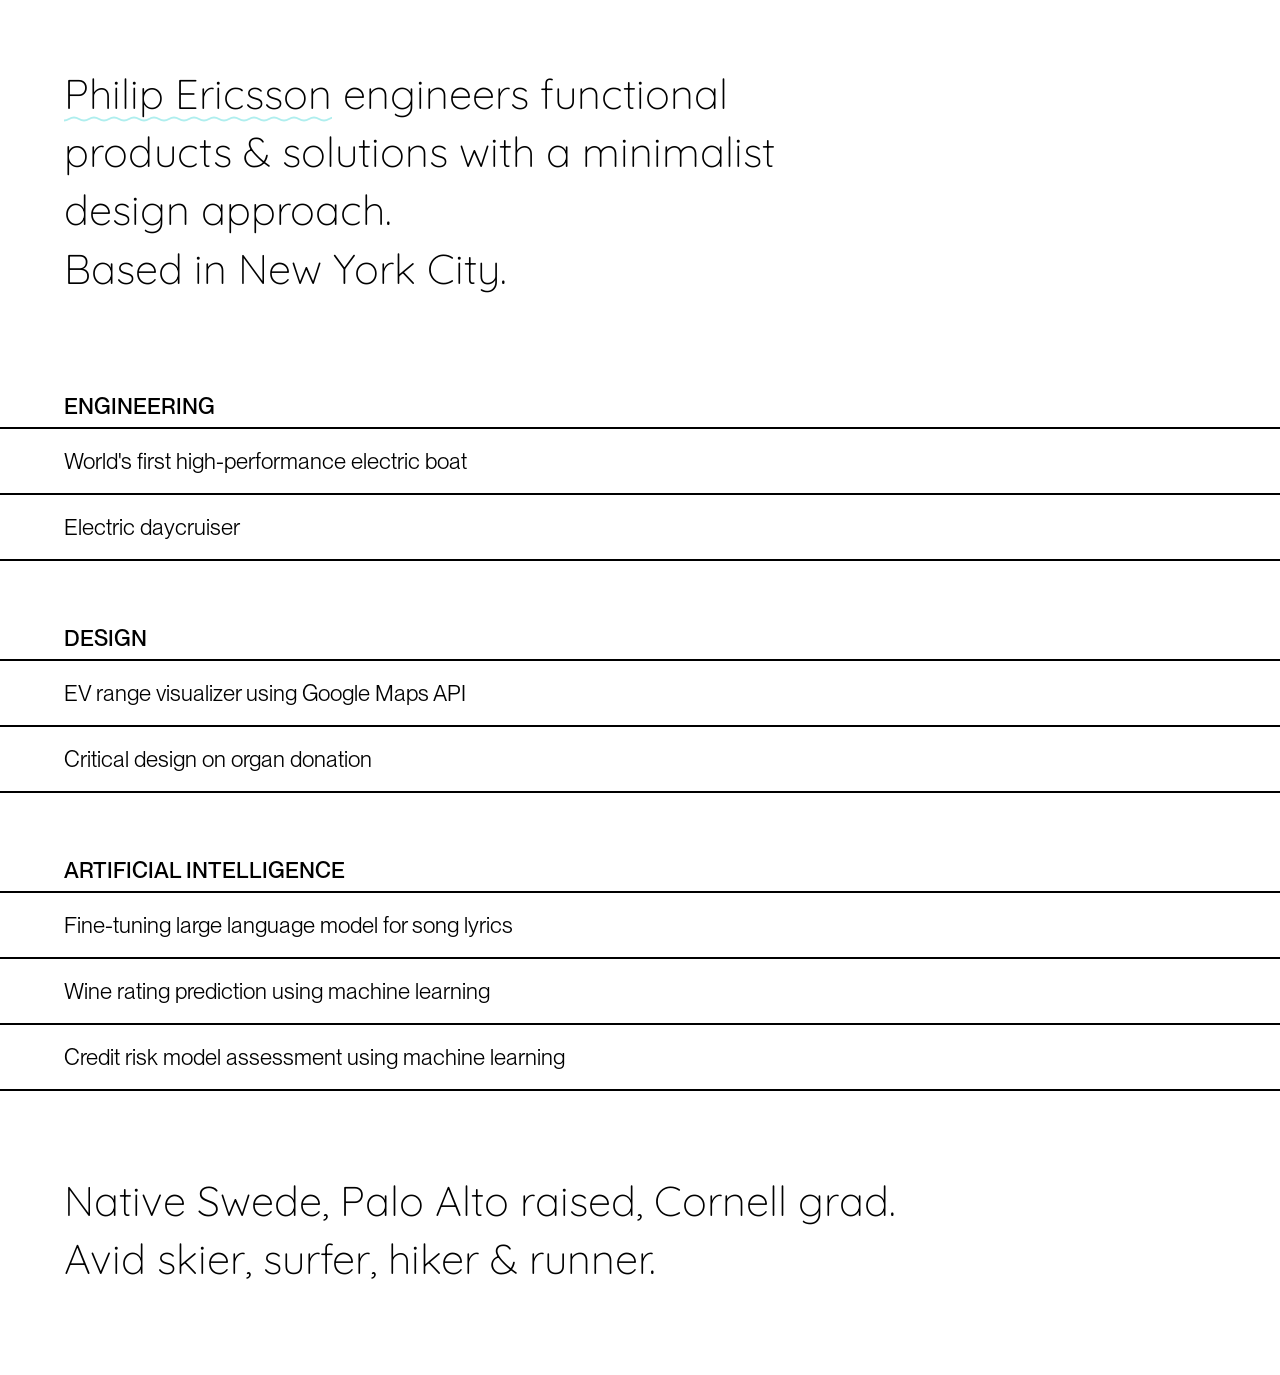
<file: index.html>
<!DOCTYPE html>
<!-- Updated spacing between sections -->
<html lang="en">
<head>
    <meta charset="UTF-8">
    <meta name="viewport" content="width=device-width, initial-scale=1.0">
    <meta name="description" content="Philip Ericsson - Engineer and designer with a minimalist approach based in New York City">
    <link rel="icon" type="image/x-icon" href="/summit.ico">
    <link rel="stylesheet" href="css/main.css?v=20260820150731">
    <title>Philip Ericsson</title>
</head>
<body>
    <header class="intro-container">
      <p id="intro_paragraph">
        <span class="squiggle-word"><a href="https://www.linkedin.com/in/philipericsson/" target="_blank">Philip Ericsson</a></span> engineers functional products & solutions with a minimalist design approach. <br> Based in New York City.
      </p>
    </header>

    <main>
    <div class="select-projects">
      <h2 class="category-heading">ENGINEERING</h2>
    </div>
    <div class="line"></div>
    
    <a href="eelex.html" class="project-link" aria-labelledby="eelex-title">
      <div class="project-row">
        <p id="eelex-title" class="project-title">World's first high-performance electric boat</p>
        <div class="image-container">
          <img class="project-image" src="images/eelexflying.png" alt="Eelex" loading="lazy">
        </div>
      </div>
    </a>
    <div class="line"></div>

    <a href="xs1.html" class="project-link" aria-labelledby="xs1-title">
      <div class="project-row">
        <p id="xs1-title" class="project-title">Electric daycruiser</p>
        <div class="image-container">
          <img class="project-image" src="images/xs1sea.JPG" alt="XS1" loading="lazy">
        </div>
      </div>
    </a>
    <div class="line"></div>

    <div class="select-projects">
      <h2 class="category-heading">DESIGN</h2>
    </div>
    <div class="line"></div>

    <a href="evrangemap.html" class="project-link" aria-labelledby="evrange-title">
      <div class="project-row">
        <p id="evrange-title" class="project-title">EV range visualizer using Google Maps API</p>
        <div class="image-container">
          <img class="project-image" src="images/globepng.png" alt="Globe" loading="lazy">
        </div>
      </div>
    </a>
    <div class="line"></div>
    
    <a href="organdonation.html" class="project-link" aria-labelledby="organdonation-title">
      <div class="project-row">
        <p id="organdonation-title" class="project-title">Critical design on organ donation</p>
        <div class="image-container">
          <img class="project-image" src="images/lollipop.jpg" alt="Lollipop" loading="lazy">
        </div>
      </div>
    </a>
    <div class="line"></div>

    <div class="select-projects">
      <h2 class="category-heading">ARTIFICIAL INTELLIGENCE</h2>
    </div>
    <div class="line"></div>
      
    <a href="lyrics.html" class="project-link" aria-labelledby="lyrics-title">
      <div class="project-row">
        <p id="lyrics-title" class="project-title">Fine-tuning large language model for song lyrics</p>
        <div class="image-container">
          <img class="project-image" src="images/guitar.jpg" alt="Guitar" loading="lazy">
        </div>
      </div>
    </a>
    <div class="line"></div>
    
    <a href="winerating.html" class="project-link" aria-labelledby="winerating-title">
      <div class="project-row">
        <p id="winerating-title" class="project-title">Wine rating prediction using machine learning</p>
        <div class="image-container">
          <img class="project-image" src="images/grapes.jpg" alt="Grapes" loading="lazy">
        </div>
      </div>
    </a>
    <div class="line"></div>
    
    <a href="creditrisk.html" class="project-link" aria-labelledby="creditrisk-title">
      <div class="project-row">
        <p id="creditrisk-title" class="project-title">Credit risk model assessment using machine learning</p>
        <div class="image-container">
          <img class="project-image" src="images/redpsa.jpg" alt="Red abstract" loading="lazy">
        </div>
      </div>
    </a>
    <div class="line"></div>

    <!-- <div class="project-row">
      <p class="project-title">Intelligent range estimation & navigation for electric boats</p>
      <div class="image-container">
        <img class="project-image" src="images/killerwhale.jpg" alt="Purple bubbles" loading="lazy">
      </div>
    </div> -->

    <!-- <div class="select-projects">
      <p class="category-heading">PROTOTYPING</p>
    </div> -->
    </main>

    <footer class="intro-container">
      <p class="body-paragraph">Native Swede, Palo Alto raised, Cornell grad. <br>Avid skier, surfer, hiker & runner.</p>
    </footer>

</body>
</html>
</file>
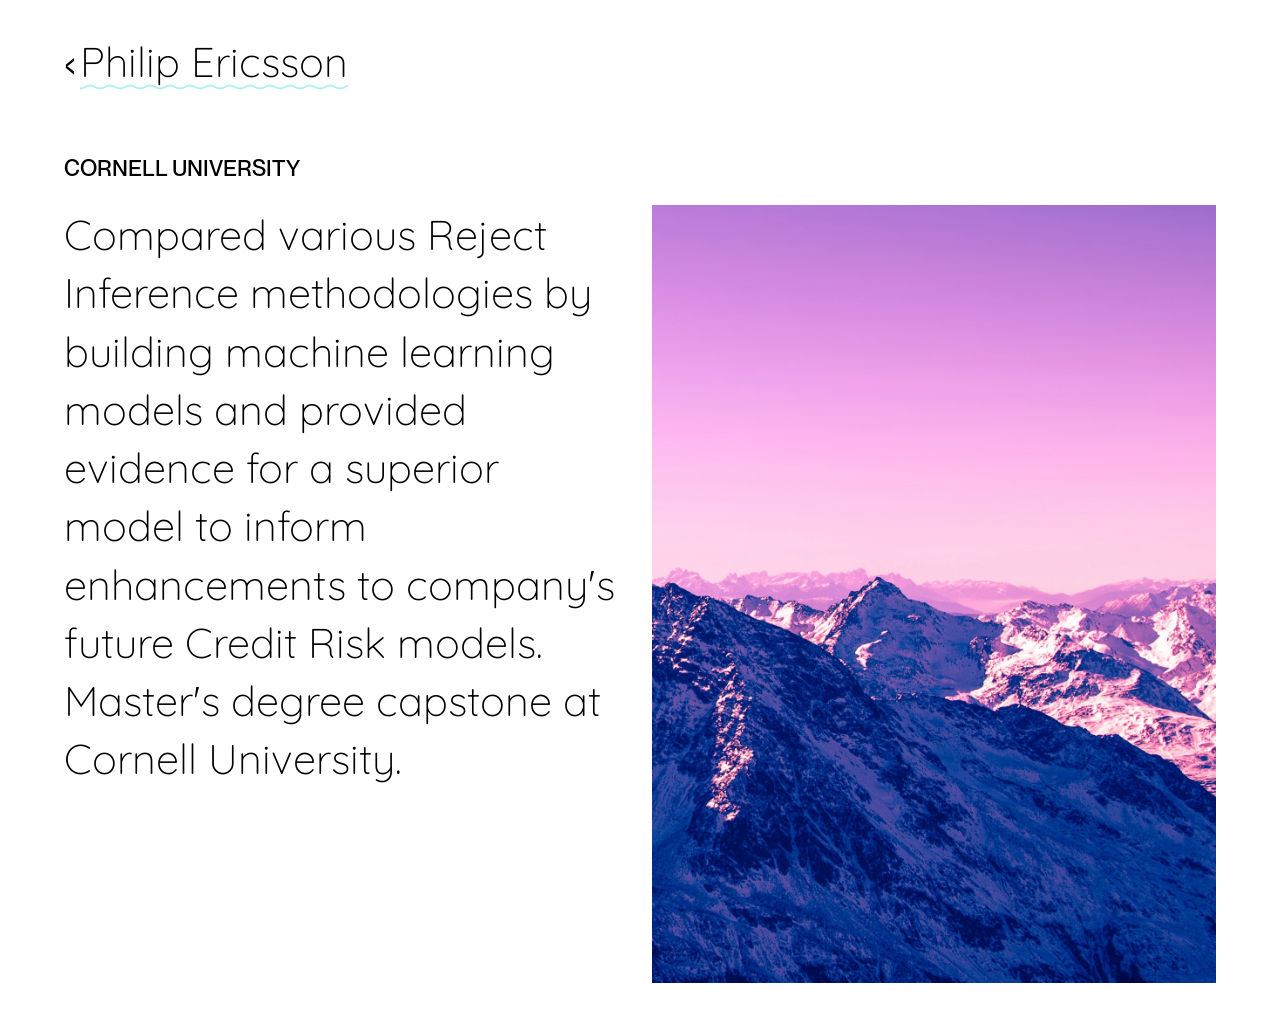
<file: creditrisk.html>
<!DOCTYPE html>
<html lang="en">
<head>
    <meta charset="UTF-8">
    <meta name="viewport" content="width=device-width, initial-scale=1.0">
    <meta name="description" content="Philip Ericsson - Credit Risk AI Project">
    <link rel="icon" type="image/x-icon" href="/summit.ico">
    <link rel="stylesheet" href="css/main.css?v=20260820150731">
    <title>Philip Ericsson</title>
    <link rel="stylesheet" href="css/project-pages.css">
</head>
<body class="project-page">
  <header class="intro-logo">
    <p id="intro_paragraph">
      <a href="index.html" class="back-link" aria-label="Back to home">‹</a><span class="squiggle-word"><a href="index.html">Philip Ericsson</a></span>
    </p>
  </header>

  <main>
    <section class="select-projects">
      <h2 class="category-heading"><a href="https://www.cornell.edu/" target="_blank">CORNELL UNIVERSITY</a></h2>
    </section>

    <section class="footer-vertical text-heavy">
      <p class="body-paragraph">
        Compared various Reject Inference methodologies by building machine learning models and provided evidence for a superior model to inform enhancements to company's future Credit Risk models. Master's degree capstone at Cornell University.
      </p>
      <img src="images/purplemountains.jpg" alt="Purple mountains" loading="lazy">
    </section>
  </main>

</body>
</html>
</file>
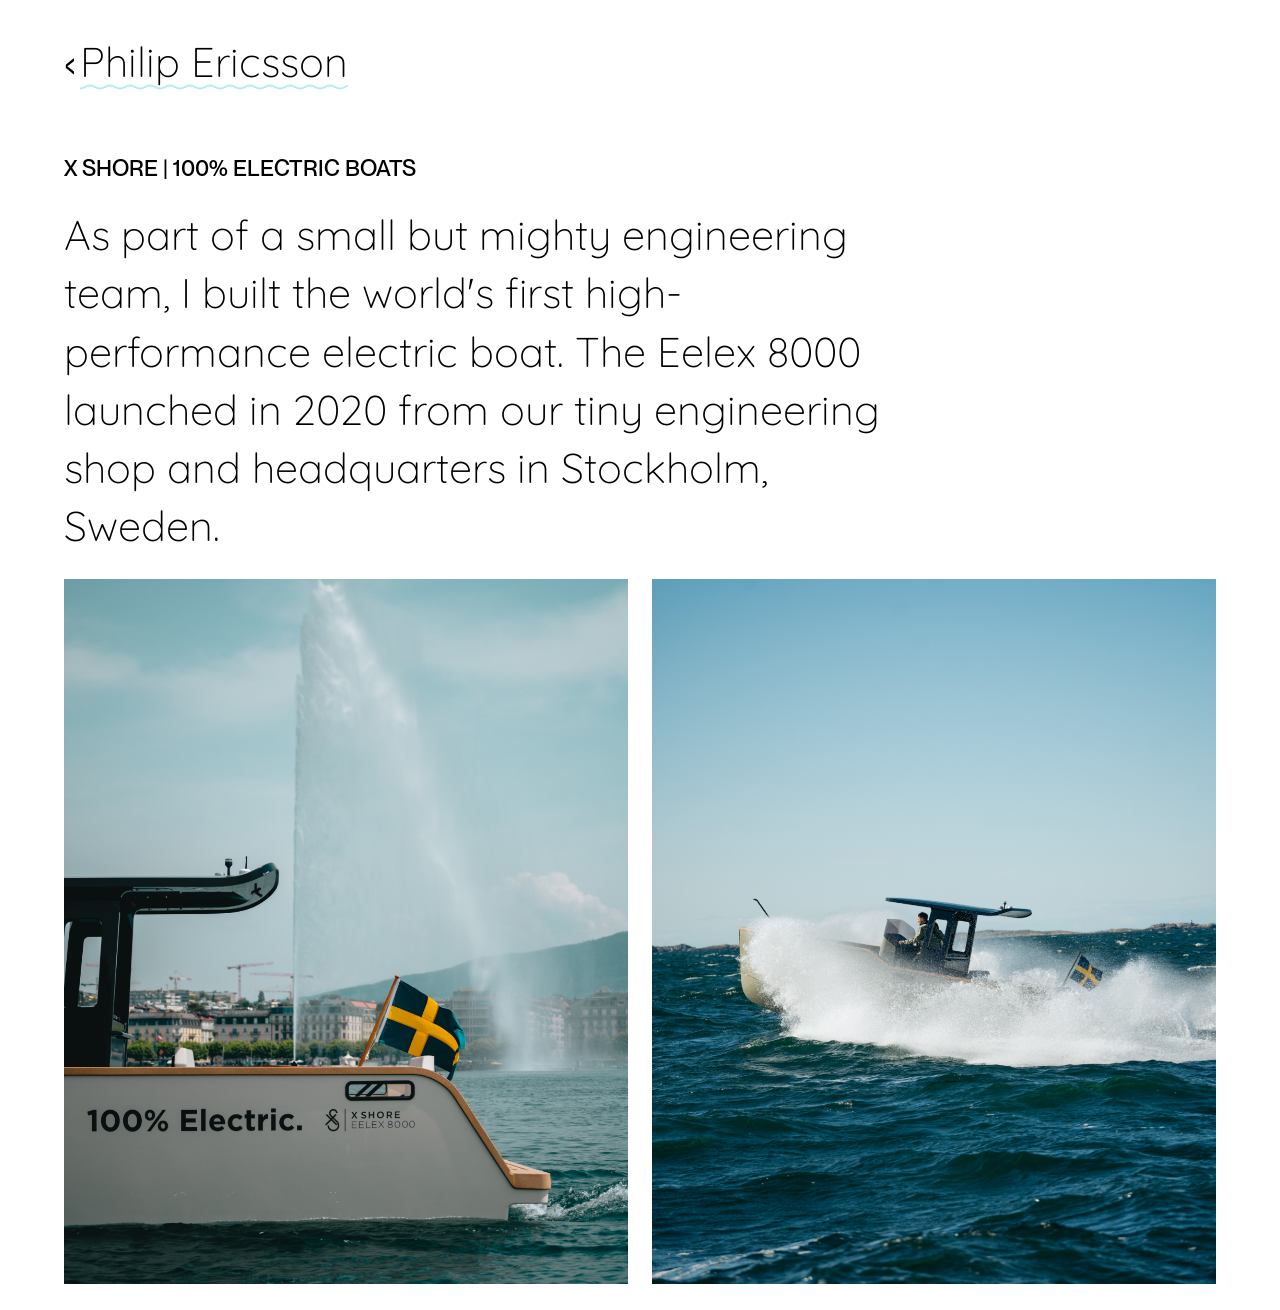
<file: eelex.html>
<!DOCTYPE html>
<html lang="en">
<head>
    <meta charset="UTF-8">
    <meta name="viewport" content="width=device-width, initial-scale=1.0">
    <meta name="description" content="Philip Ericsson - World's first high-performance electric boat">
    <link rel="icon" type="image/x-icon" href="/summit.ico">
    <link rel="stylesheet" href="css/main.css?v=20260820150731">
    <title>Philip Ericsson</title>
</head>
<body class="project-page">
  <header class="intro-logo">
    <p id="intro_paragraph">
      <a href="index.html" class="back-link" aria-label="Back to home">‹</a><span class="squiggle-word"><a href="index.html">Philip Ericsson</a></span>
    </p>
  </header>

  <main>
    <section class="select-projects">
      <h2 class="category-heading"><a href="https://xshore.com/" target="_blank">X SHORE | 100% ELECTRIC BOATS</a></h2>
    </section>
    <section class="intro-container">
      <p class="body-paragraph">
        As part of a small but mighty engineering team, I built the world's first high-performance electric boat. The Eelex 8000 launched in 2020 from our tiny engineering shop and headquarters in Stockholm, Sweden.
      </p>
    </section>

    <section class="footer-vertical">
      <img src="images/eelexaft.png" alt="Eelex" loading="lazy">
      <img src="images/eelexspeed.png" alt="Eelex in motion" loading="lazy">
    </section>
  </main>
</body>
</html>
</file>
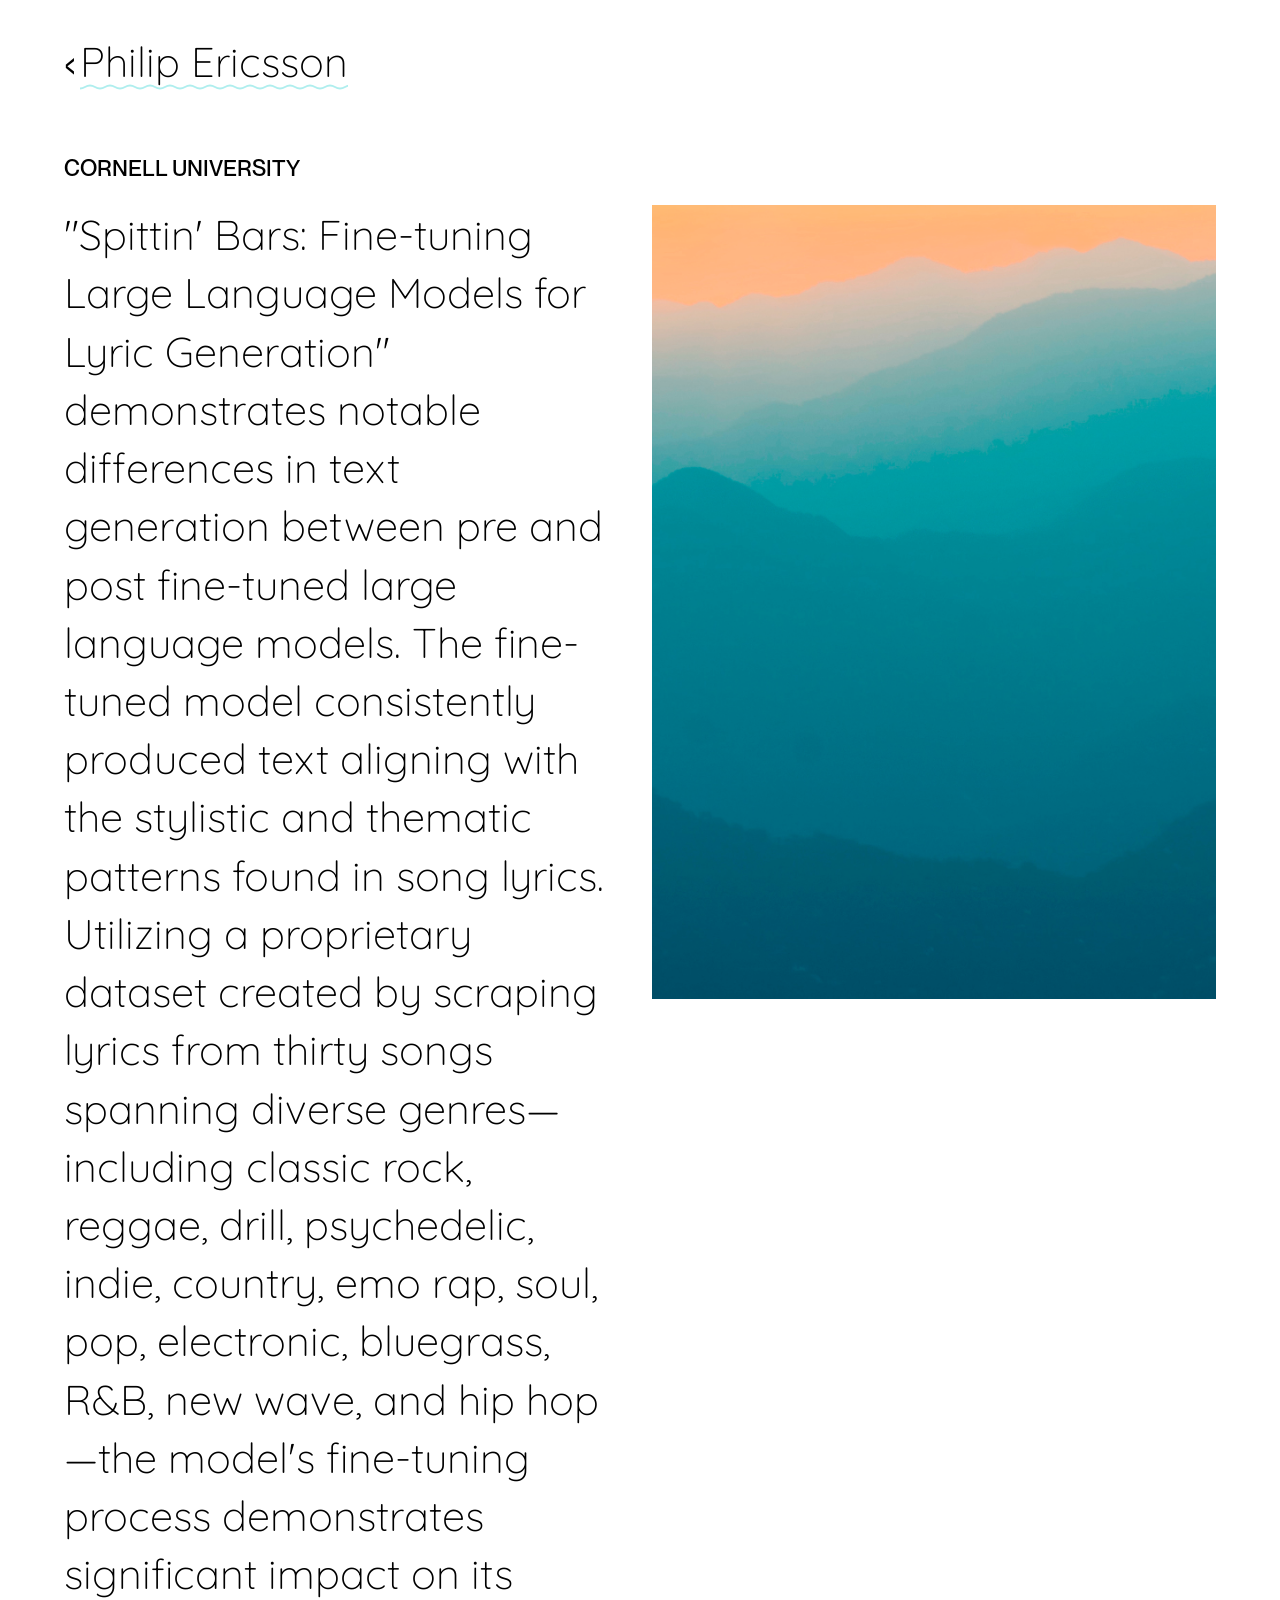
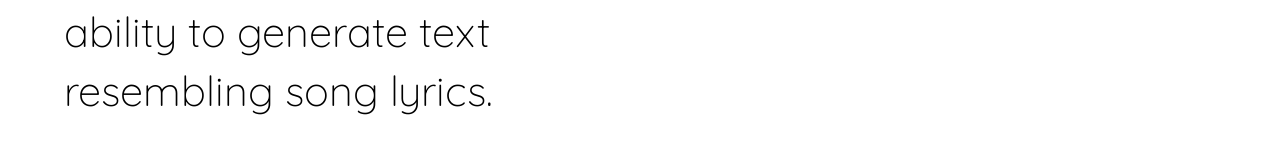
<file: lyrics.html>
<!DOCTYPE html>
<html lang="en">
<head>
    <meta charset="UTF-8">
    <meta name="viewport" content="width=device-width, initial-scale=1.0">
    <meta name="description" content="Philip Ericsson - Lyrics Generation AI Project">
    <link rel="icon" type="image/x-icon" href="/summit.ico">
    <link rel="stylesheet" href="css/main.css?v=20260820150731">
    <title>Philip Ericsson</title>
    <link rel="stylesheet" href="css/project-pages.css">
</head>
<body class="project-page">
  <header class="intro-logo">
    <p id="intro_paragraph">
      <a href="index.html" class="back-link" aria-label="Back to home">‹</a><span class="squiggle-word"><a href="index.html">Philip Ericsson</a></span>
    </p>
  </header>

  <main>
    <section class="select-projects">
      <h2 class="category-heading"><a href="https://www.cornell.edu/" target="_blank">CORNELL UNIVERSITY</a></h2>
    </section>

    <section class="footer-vertical text-heavy">
      <p class="body-paragraph">
        "Spittin' Bars: Fine-tuning Large Language Models for Lyric Generation" demonstrates notable differences in text generation between pre and post fine-tuned large language models. The fine-tuned model consistently produced text aligning with the stylistic and thematic patterns found in song lyrics. Utilizing a proprietary dataset created by scraping lyrics from thirty songs spanning diverse genres—including classic rock, reggae, drill, psychedelic, indie, country, emo rap, soul, pop, electronic, bluegrass, R&B, new wave, and hip hop—the model's fine-tuning process demonstrates significant impact on its ability to generate text resembling song lyrics.
      </p>
      <img src="images/landscape.jpg" alt="Landscape" loading="lazy">
    </section>
  </main>

</body>
</html>
</file>
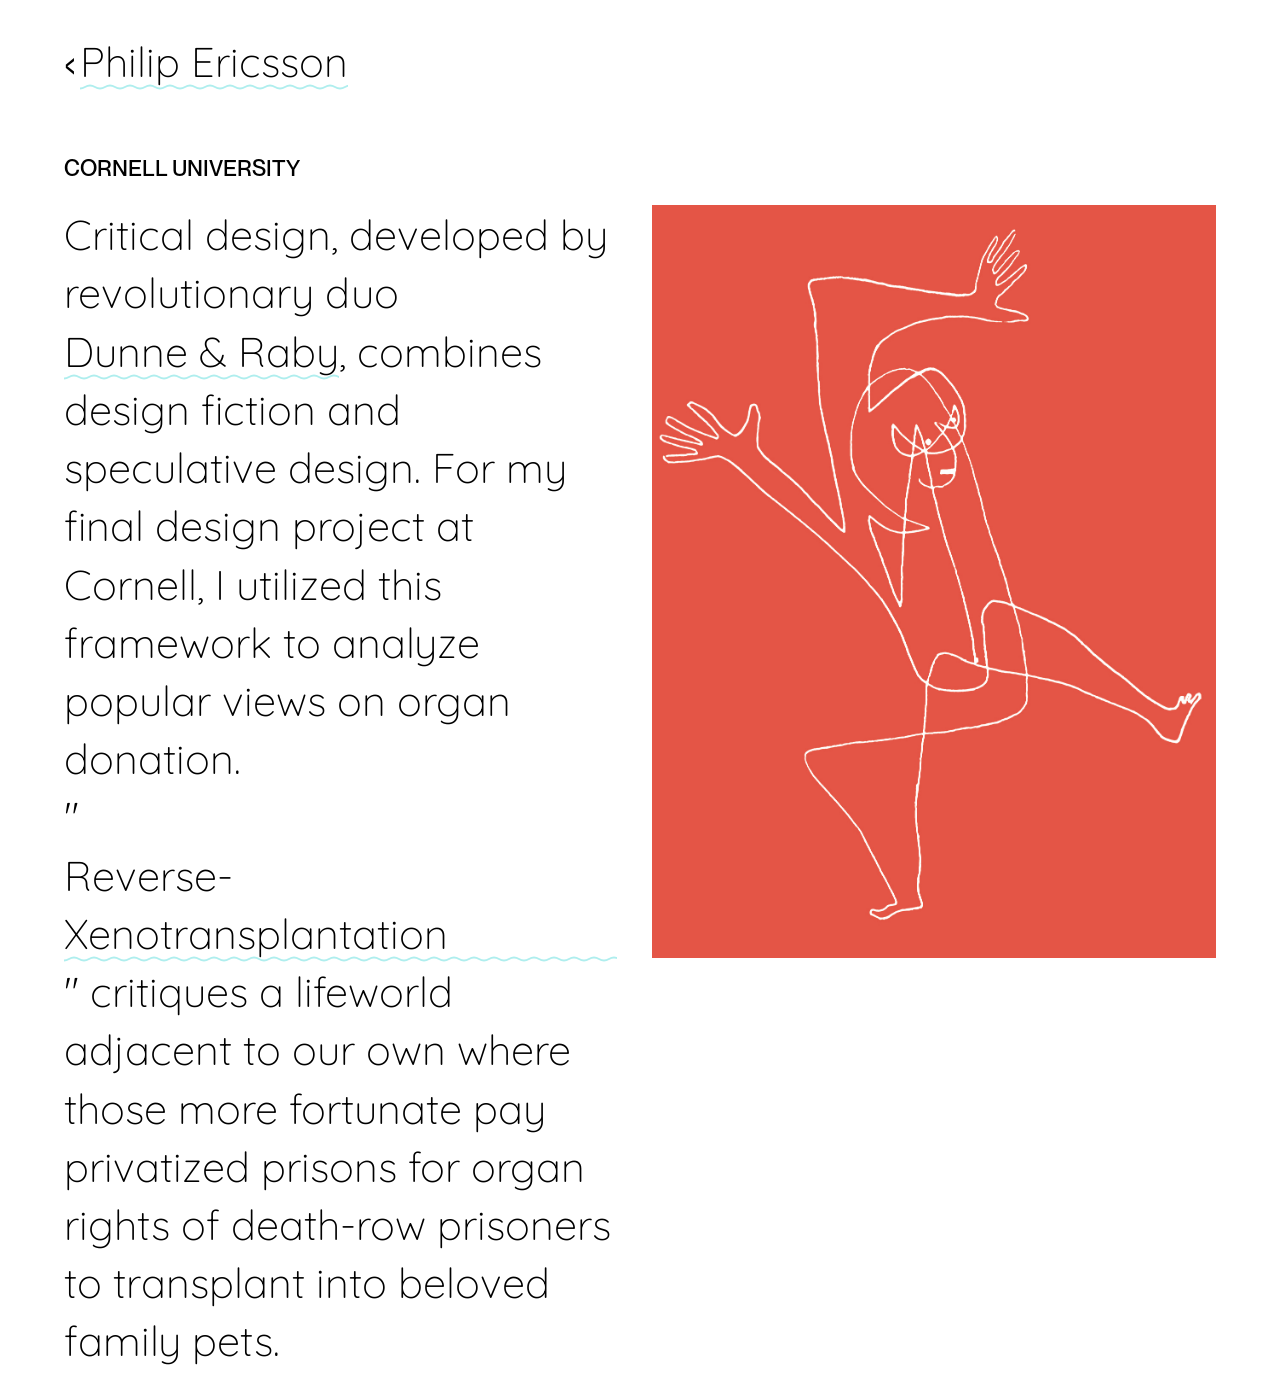
<file: organdonation.html>
<!DOCTYPE html>
<html lang="en">
<head>
    <meta charset="UTF-8">
    <meta name="viewport" content="width=device-width, initial-scale=1.0">
    <meta name="description" content="Philip Ericsson - Organ Donation Project">
    <link rel="icon" type="image/x-icon" href="/summit.ico">
    <link rel="stylesheet" href="css/main.css?v=20260820150731">
    <title>Philip Ericsson</title>
    <link rel="stylesheet" href="css/project-pages.css">
</head>
<body class="project-page">
  <header class="intro-logo">
    <p id="intro_paragraph">
      <a href="index.html" class="back-link" aria-label="Back to home">‹</a><span class="squiggle-word"><a href="index.html">Philip Ericsson</a></span>
    </p>
  </header>

  <main>
    <section class="select-projects">
      <h2 class="category-heading"><a href="https://www.cornell.edu/" target="_blank">CORNELL UNIVERSITY</a></h2>
    </section>

    <section class="footer-vertical text-heavy">
      <p class="body-paragraph">
        Critical design, developed by revolutionary duo <span class="squiggle-word"><a href="https://www.moma.org/artists/27788" target="_blank">Dunne & Raby</a></span>, combines design fiction and speculative design. For my final design project at Cornell, I utilized this framework to analyze popular views on organ donation. <br>"<span class="squiggle-word no-hover"><a>Reverse-Xenotransplantation</a></span>" critiques a lifeworld adjacent to our own where those more fortunate pay privatized prisons for organ rights of death-row prisoners to transplant into beloved family pets.
      </p>
      <img src="images/redmanabstract.jpg" alt="Red man abstract" loading="lazy">
    </section>
  </main>
</body>
</html>
</file>
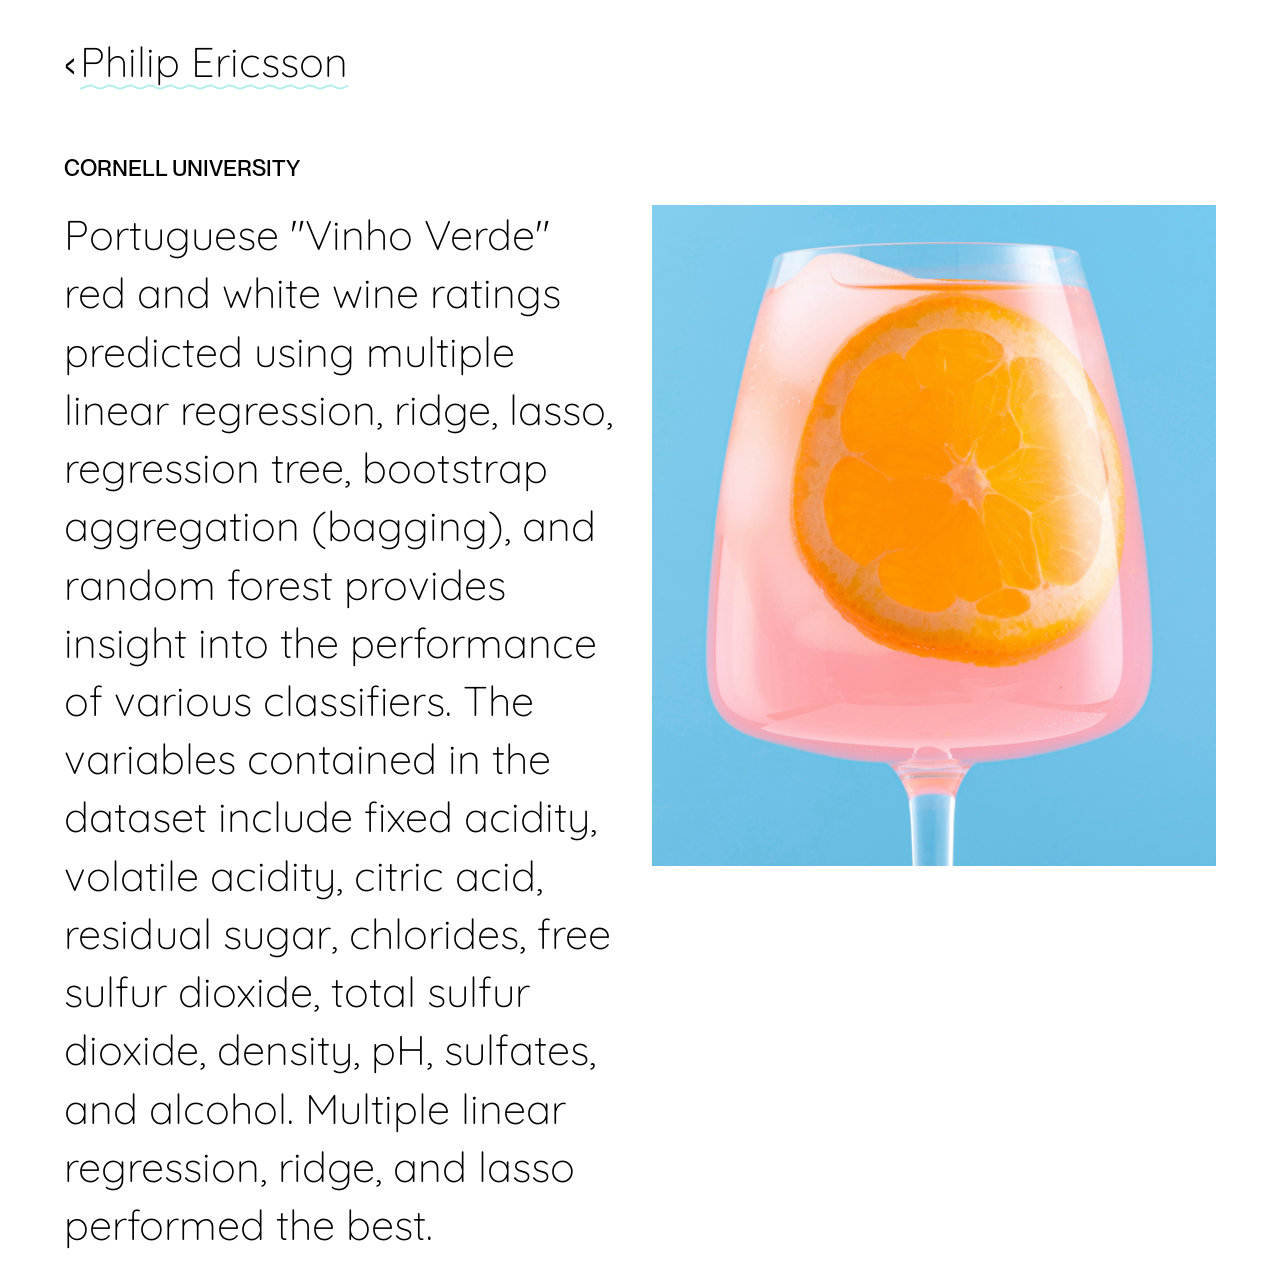
<file: winerating.html>
<!DOCTYPE html>
<html lang="en">
<head>
    <meta charset="UTF-8">
    <meta name="viewport" content="width=device-width, initial-scale=1.0">
    <meta name="description" content="Philip Ericsson - Wine Rating AI Project">
    <link rel="icon" type="image/x-icon" href="/summit.ico">
    <link rel="stylesheet" href="css/main.css?v=20260820150731">
    <title>Philip Ericsson</title>

    <link rel="stylesheet" href="css/project-pages.css">
</head>
<body class="project-page">
  <header class="intro-logo">
    <p id="intro_paragraph">
      <a href="index.html" class="back-link" aria-label="Back to home">‹</a><span class="squiggle-word"><a href="index.html">Philip Ericsson</a></span>
    </p>
  </header>

  <main>
    <section class="select-projects">
      <h2 class="category-heading"><a href="https://www.cornell.edu/" target="_blank">CORNELL UNIVERSITY</a></h2>
    </section>

    <section class="footer-vertical text-heavy">
      <p class="body-paragraph">
        Portuguese "Vinho Verde" red and white wine ratings predicted using multiple linear regression, ridge, lasso, regression tree, bootstrap aggregation (bagging), and random forest provides insight into the performance of various classifiers. The variables contained in the dataset include fixed acidity, volatile acidity, citric acid, residual sugar, chlorides, free sulfur dioxide, total sulfur dioxide, density, pH, sulfates, and alcohol. Multiple linear regression, ridge, and lasso performed the best.
      </p>
      <img src="images/cocktail.jpg" alt="Cocktail" loading="lazy">
    </section>
  </main>

</body>
</html>
</file>
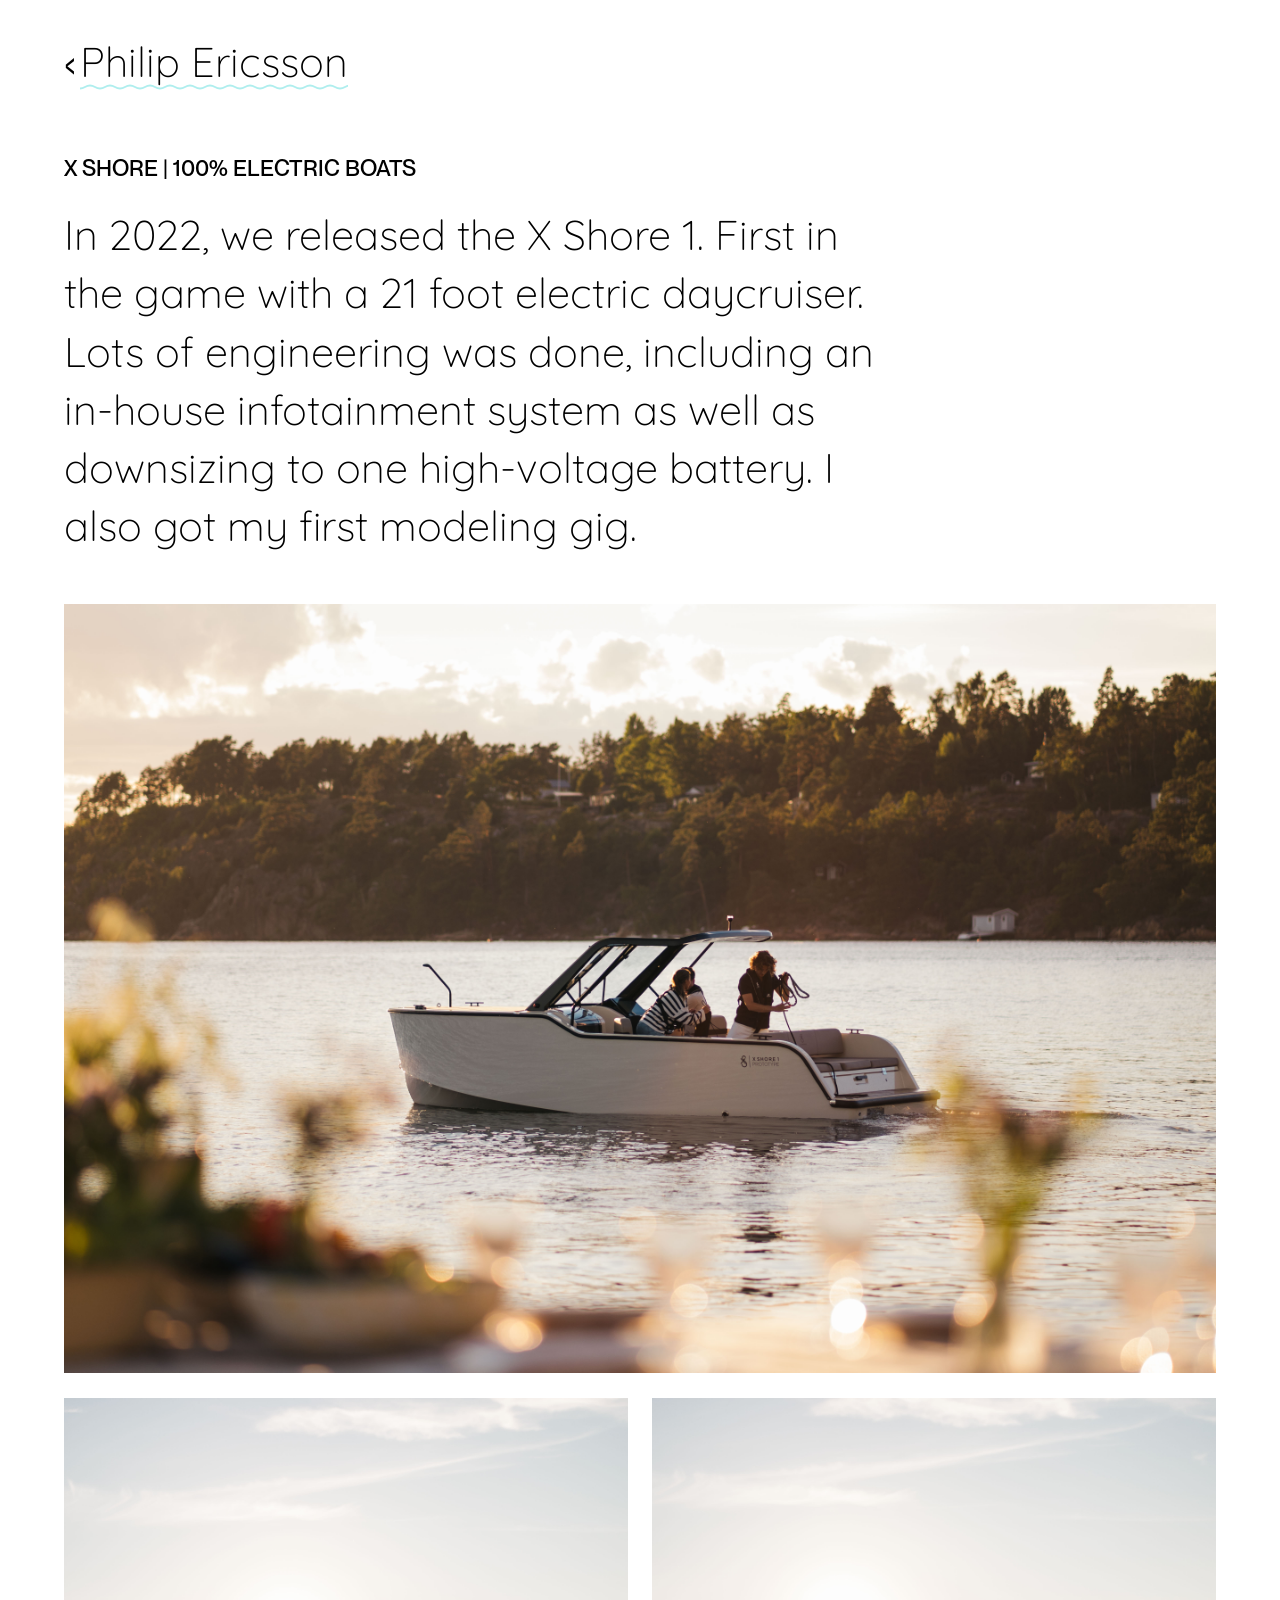
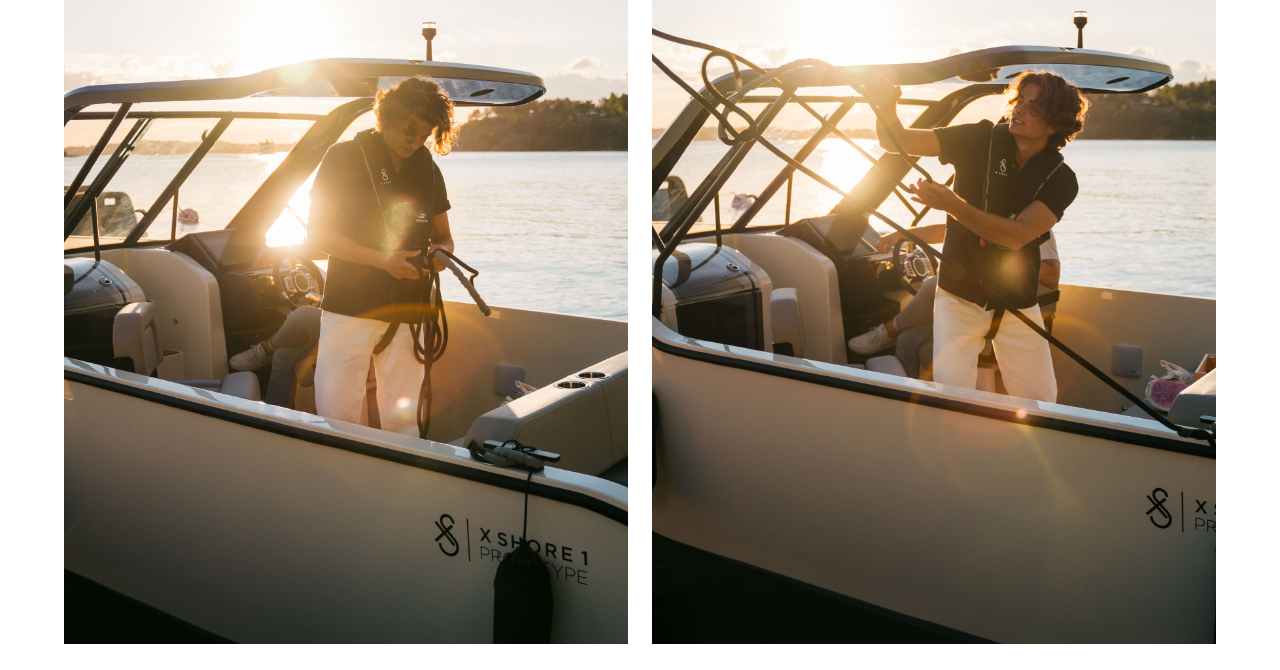
<file: xs1.html>
<!DOCTYPE html>
<html lang="en">
<head>
    <meta charset="UTF-8">
    <meta name="viewport" content="width=device-width, initial-scale=1.0">
    <meta name="description" content="Philip Ericsson - X Shore 1 Electric Boat">
    <link rel="icon" type="image/x-icon" href="/summit.ico">
    <link rel="stylesheet" href="css/main.css?v=20260820150731">
    <title>Philip Ericsson</title>
</head>
<body class="project-page">
  <header class="intro-logo">
    <p id="intro_paragraph">
      <a href="index.html" class="back-link" aria-label="Back to home">‹</a><span class="squiggle-word"><a href="index.html">Philip Ericsson</a></span>
    </p>
  </header>

  <main>
    <section class="select-projects">
      <h2 class="category-heading"><a href="https://xshore.com/" target="_blank">X SHORE | 100% ELECTRIC BOATS</a></h2>
    </section>
    <section class="intro-container">
      <p class="body-paragraph">
        In 2022, we released the X Shore 1. First in the game with a 21 foot electric daycruiser. Lots of engineering was done, including an in-house infotainment system as well as downsizing to one high-voltage battery. I also got my first modeling gig.
      </p>
    </section>

    <section class="footer">
      <img src="images/xs1sea.JPG" alt="X Shore 1" loading="lazy">
    </section>

    <section class="footer-vertical">
      <img src="images/xs1philipline.JPG" alt="Philip line" loading="lazy">
      <img src="images/xs1philipthrowing.JPG" alt="Philip throwing" loading="lazy">
    </section>
  </main>
</body>
</html>
</file>
<file: css/main.css>
/* Main CSS file that imports all other CSS files - updated */
@import 'variables.css';
@import 'fonts.css';
@import 'base.css';
@import 'layout.css';
@import 'components.css';
@import 'project-pages.css';

/* Any additional site-wide styles can be added here */

/* Image loading optimizations */
img {
  /* Enable hardware acceleration for smoother rendering */
  transform: translateZ(0);
  /* Improve perceived performance by showing placeholder */
  background-color: #f5f5f5;
}
</file>
<file: css/project-pages.css>
/* Project Detail Pages Specific Styles */

/* Back-to-home arrow shown next to the name on project pages */
.back-link {
  display: inline-flex;
  align-items: center;
  justify-content: center;
  color: var(--text-color);
  text-decoration: none;
  font-family: var(--font-primary);
  padding: 0.5rem 0.1rem 0.5rem 0.5rem;
  margin: -0.5rem 0.15rem -0.5rem -0.5rem;
  transition: color 0.3s ease;
}

.back-link:hover {
  color: var(--hover-text-color);
  cursor: pointer;
}

/* Base spacing for project pages */
.project-page .select-projects {
  padding-top: 4rem; /* Increased spacing to match original design */
  margin-top: 0;
  margin-bottom: 1.5rem; /* Space between title and content */
}

/* Specifically target both types of content containers that follow project titles */
.project-page .intro-container {
  margin-top: 0; /* Remove default margin */
}

.project-page .footer-vertical {
  margin-top: 0; /* Remove default margin */
  gap: 0.5rem; /* Spacing between items in flex container */
}

/* Directly target the paragraph spacing to ensure consistency */
.project-page p.body-paragraph {
  margin-top: 0; /* Ensure no extra spacing is added */
}

/* Medium breakpoint adjustments for project pages */
@media only screen and (min-width: 701px) and (max-width: 1024px) {
  .project-page .select-projects {
    padding-top: 3rem; /* Between desktop (4rem) and mobile (2rem) */
    margin-bottom: 1.25rem; /* Between desktop and mobile spacing */
  }
}

/* Mobile adjustments for project pages */
@media only screen and (max-width: 700px) {
  .project-page .select-projects {
    padding-top: 2rem;
    margin-bottom: 1rem; /* Reduced spacing for mobile */
  }
  
  /* Ensure footer-vertical aligns with other elements in project pages on mobile */
  .project-page .footer-vertical {
    margin-left: 0; /* Remove left margin to align with other elements */
    max-width: 100%; /* Use full width on mobile */
    padding: 0; /* Remove padding to prevent double padding with body */
  }
}
</file>
